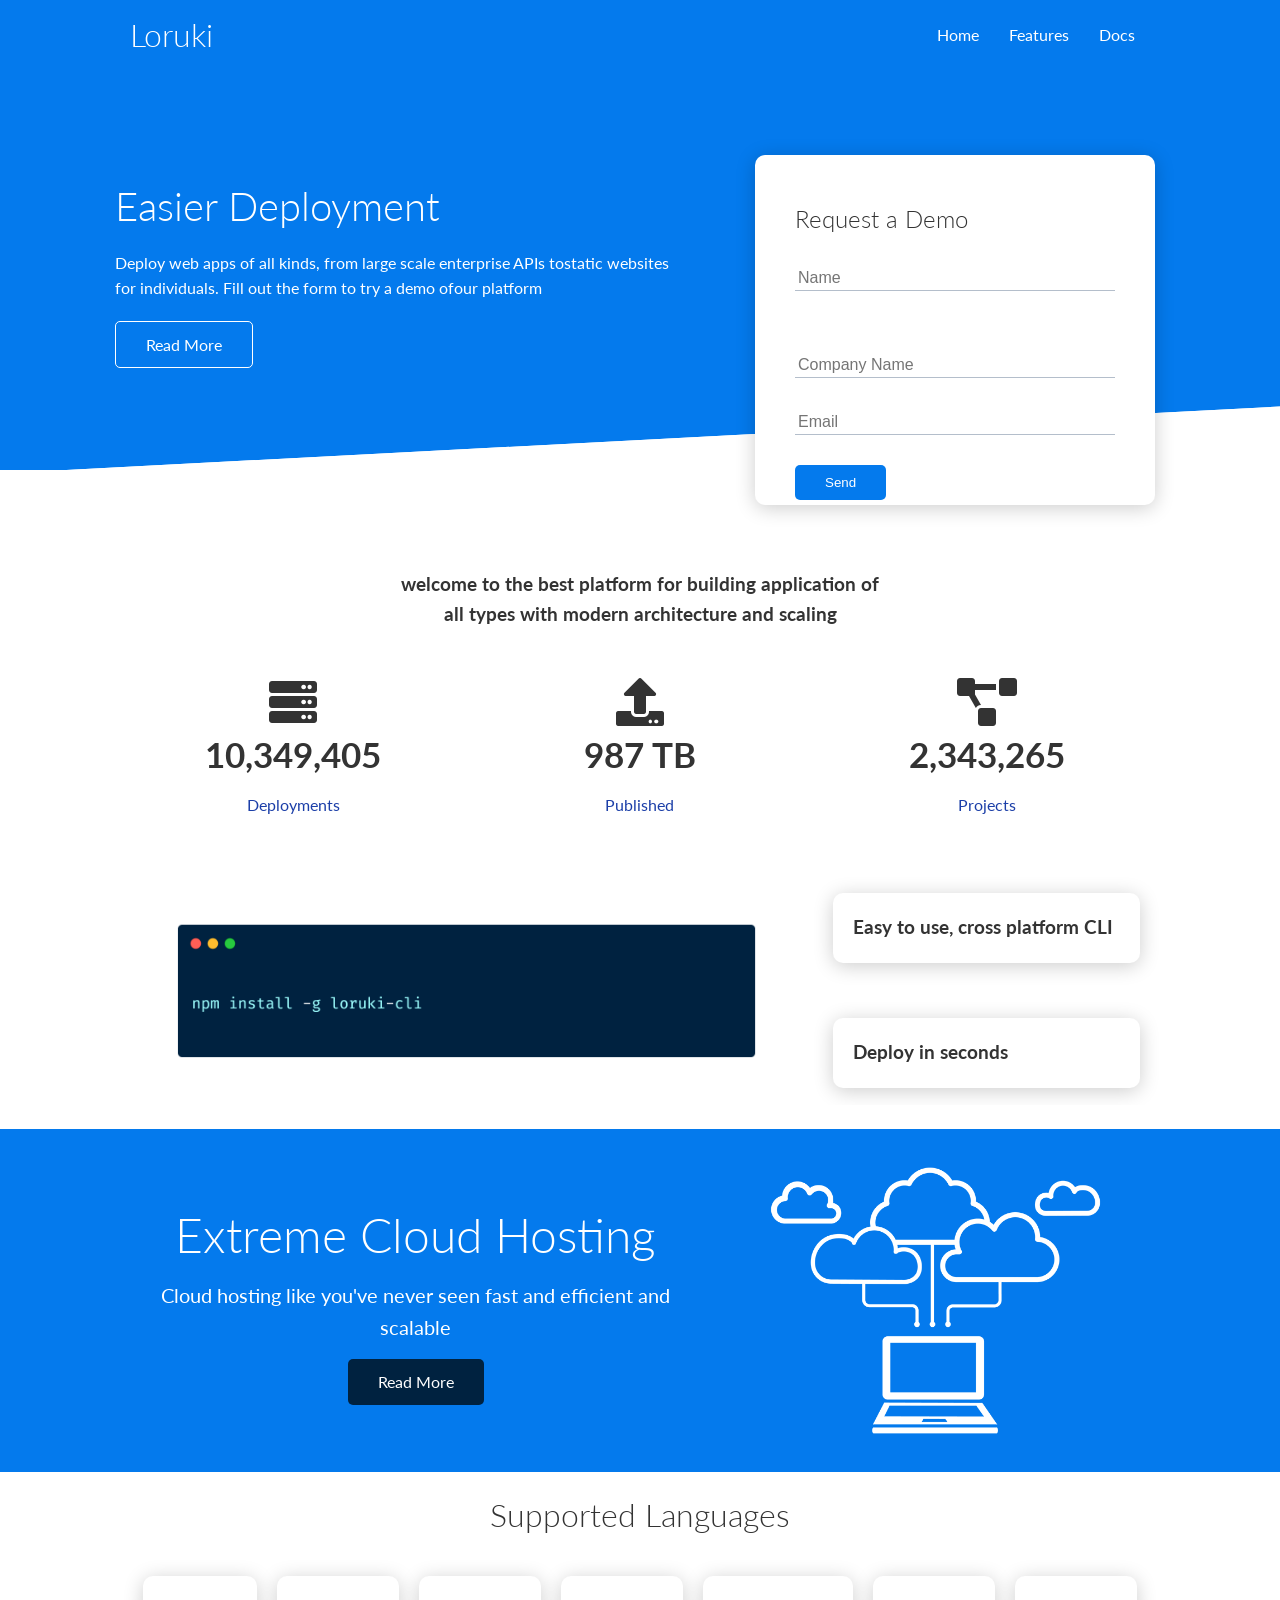
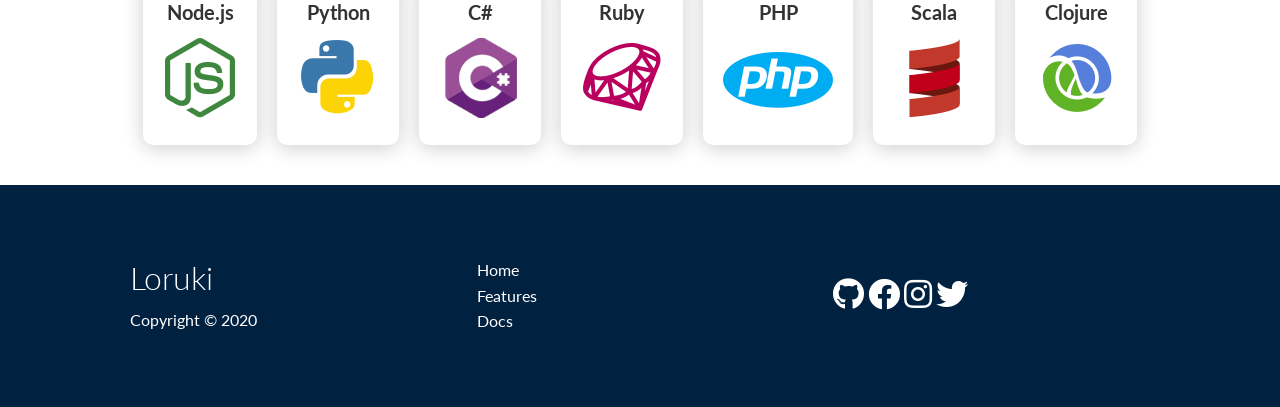
<file: index.html>
<!DOCTYPE html>
<html lang="en">
  <head>
    <meta charset="UTF-8" />
    <meta http-equiv="X-UA-Compatible" content="IE=edge" />
    <meta name="viewport" content="width=device-width, initial-scale=1.0" />
    <link
      rel="stylesheet"
      href="https://cdnjs.cloudflare.com/ajax/libs/font-awesome/5.15.3/css/all.min.css"
      integrity="sha512-iBBXm8fW90+nuLcSKlbmrPcLa0OT92xO1BIsZ+ywDWZCvqsWgccV3gFoRBv0z+8dLJgyAHIhR35VZc2oM/gI1w=="
      crossorigin="anonymous"
    />
    <link rel="stylesheet" href="css/utilities.css" />
    <link rel="stylesheet" href="css/styles.css" />
    <title>Loruki | Cloud Hosting For Everyone</title>
  </head>
  <body>
    <!-- Navbar -->
    <div class="navbar">
      <div class="container flex">
        <h1 class="logo">Loruki</h1>
        <nav>
          <ul>
            <li><a href="index.html">Home</a></li>
            <li><a href="features.html">Features</a></li>
            <li><a href="docs.html">Docs</a></li>
          </ul>
        </nav>
      </div>
    </div>
    <!-- Showcase -->
    <section class="showcase">
      <div class="container grid">
        <div class="showcase-text">
          <h1>Easier Deployment</h1>
          <p>
            Deploy web apps of all kinds, from large scale enterprise APIs
            tostatic websites for individuals. Fill out the form to try a demo
            ofour platform
          </p>
          <a href="features.html" class="btn btn-outline"> Read More</a>
        </div>

        <div class="showcase-form card">
          <h2>Request a Demo</h2>
          <form
            name="contact"
            method="POST"
            netlify-honeypot="bot-field"
            data-netlify="true"
          >
            <input type="hidden" name="form-name" value="name_of_my_form" />
            <div class="form-control">
              <input type="text" name="name" placeholder="Name" required />
            </div>
            <p class="hidden">
              <label
                >Don’t fill this out if you’re human: <input name="bot-field"
              /></label>
            </p>
            <div class="form-control">
              <input
                type="text"
                name="comapny"
                placeholder="Company Name"
                required
              />
            </div>
            <div class="form-control">
              <input type="email" name="email" placeholder="Email" required />
            </div>
            <input type="submit" value="Send" class="btn btn-primary" />
          </form>
        </div>
      </div>
    </section>
    <!-- stats -->
    <section class="stats">
      <div class="container">
        <h3 class="stats-heading text-center my-1">
          welcome to the best platform for building application of all types
          with modern architecture and scaling
        </h3>
        <div class="grid grid-3 text-center my-4">
          <div>
            <i class="fas fa-server fa-3x"></i>
            <h3>10,349,405</h3>
            <p class="text-secondary">Deployments</p>
          </div>
          <div>
            <i class="fas fa-upload fa-3x"></i>
            <h3>987 TB</h3>
            <p class="text-secondary">Published</p>
          </div>
          <div>
            <i class="fas fa-project-diagram fa-3x"></i>
            <h3>2,343,265</h3>
            <p class="text-secondary">Projects</p>
          </div>
        </div>
      </div>
    </section>

    <!-- cli -->
    <section class="cli">
      <div class="container grid">
        <img src="images/cli.png" alt="" />
        <div class="card">
          <h3>Easy to use, cross platform CLI</h3>
        </div>
        <div class="card">
          <h3>Deploy in seconds</h3>
        </div>
      </div>
    </section>
    <!-- cloud -->
    <section class="cloud bg-primary my-2 py-2">
      <div class="container grid">
        <div class="text-center">
          <h2 class="lg">Extreme Cloud Hosting</h2>
          <p class="lead my-1">
            Cloud hosting like you've never seen fast and efficient and scalable
          </p>
          <a href="features.html" class="btn btn-dark">Read More</a>
        </div>
        <img src="images/cloud.png" alt="" />
      </div>
    </section>
    <!-- languages -->
    <section class="languages">
      <h2 class="md text-center my-2">Supported Languages</h2>
      <div class="container flex">
        <div class="card">
          <h4>Node.js</h4>
          <img src="images/logos/node.png" alt="" />
        </div>
        <div class="card">
          <h4>Python</h4>
          <img src="images/logos/python.png" alt="" />
        </div>
        <div class="card">
          <h4>C#</h4>
          <img src="images/logos/csharp.png" alt="" />
        </div>
        <div class="card">
          <h4>Ruby</h4>
          <img src="images/logos/ruby.png" alt="" />
        </div>
        <div class="card">
          <h4>PHP</h4>
          <img src="images/logos/php.png" alt="" />
        </div>
        <div class="card">
          <h4>Scala</h4>
          <img src="images/logos/scala.png" alt="" />
        </div>
        <div class="card">
          <h4>Clojure</h4>
          <img src="images/logos/clojure.png" alt="" />
        </div>
      </div>
    </section>
    <!-- footer -->
    <footer class="footer bg-dark py-5">
      <div class="container grid grid-3">
        <div>
          <h1>Loruki</h1>
          <p>Copyright &copy; 2020</p>
        </div>
        <nav>
          <ul>
            <li><a href="index.html">Home</a></li>
            <li><a href="features.html">Features</a></li>
            <li><a href="docs.html">Docs</a></li>
          </ul>
        </nav>
        <div class="social">
          <a href="#" class="fab fa-github fa-2x" id=""></a>
          <a href="#" class="fab fa-facebook fa-2x" id=""></a>
          <a href="#" class="fab fa-instagram fa-2x" id=""></a>
          <a href="#" class="fab fa-twitter fa-2x" id=""></a>
        </div>
      </div>
    </footer>
  </body>
</html>
</file>
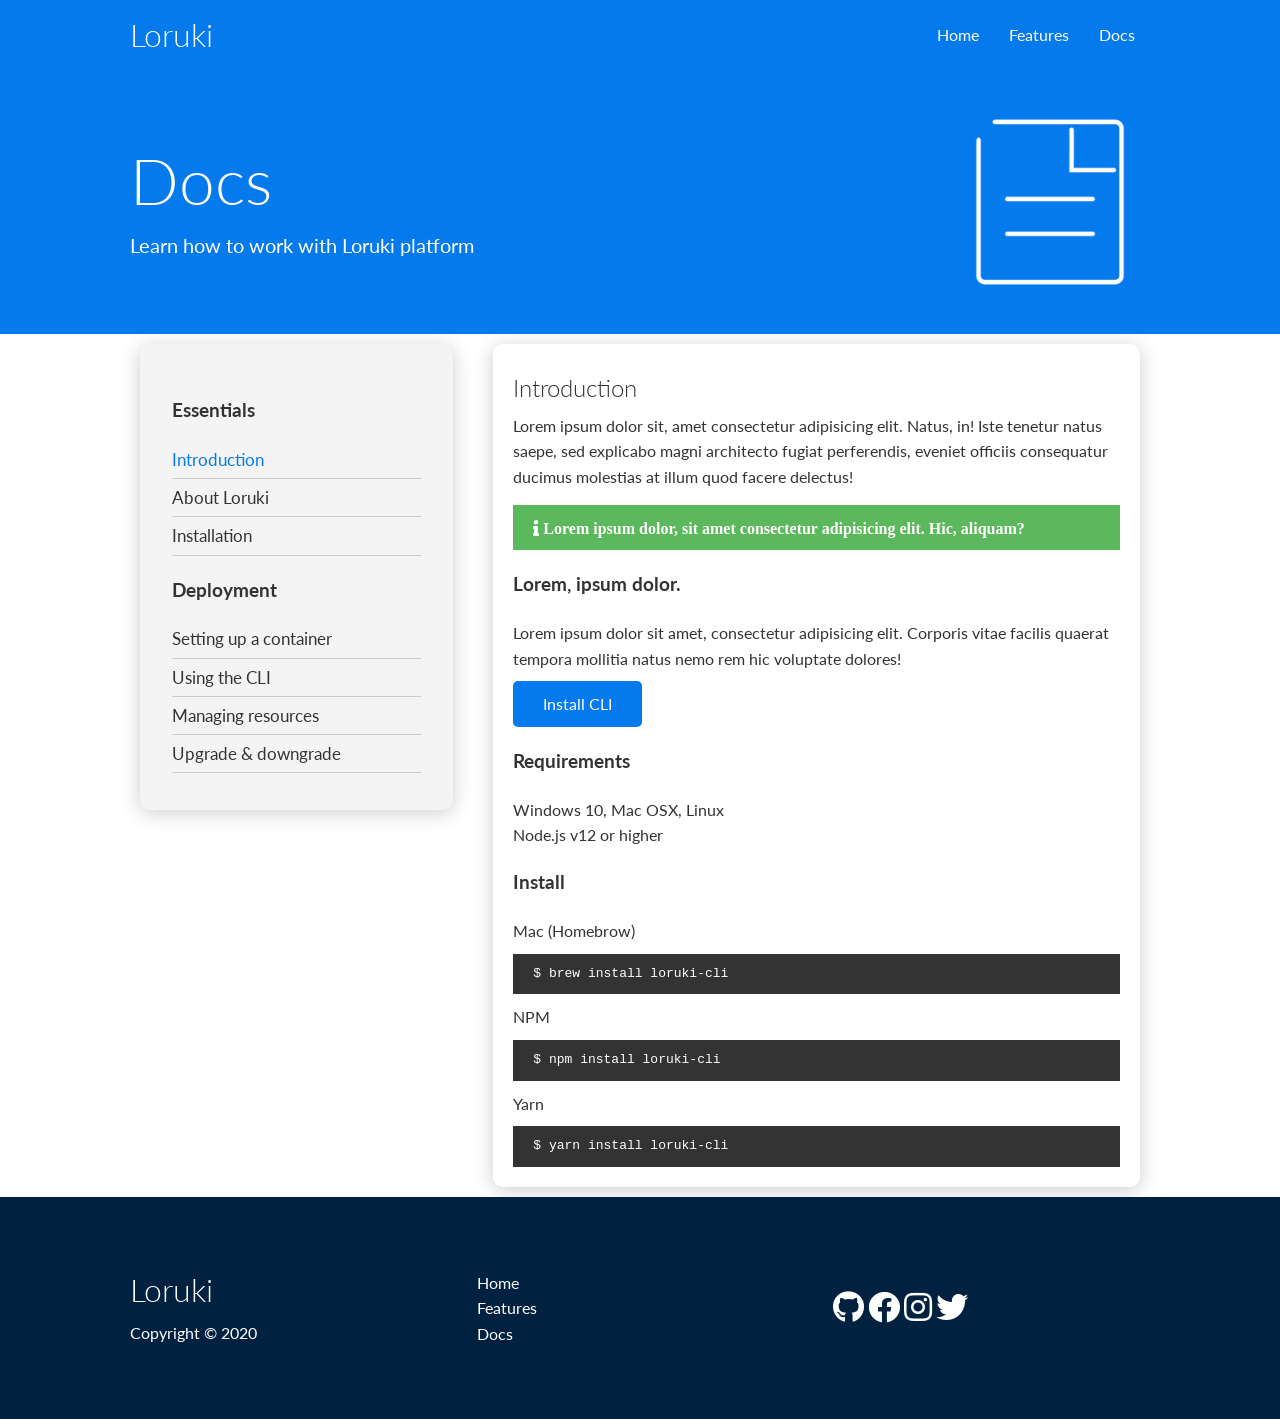
<file: docs.html>
<!DOCTYPE html>
<html lang="en">
  <head>
    <meta charset="UTF-8" />
    <meta http-equiv="X-UA-Compatible" content="IE=edge" />
    <meta name="viewport" content="width=device-width, initial-scale=1.0" />
    <link
      rel="stylesheet"
      href="https://cdnjs.cloudflare.com/ajax/libs/font-awesome/5.15.3/css/all.min.css"
      integrity="sha512-iBBXm8fW90+nuLcSKlbmrPcLa0OT92xO1BIsZ+ywDWZCvqsWgccV3gFoRBv0z+8dLJgyAHIhR35VZc2oM/gI1w=="
      crossorigin="anonymous"
    />
    <link rel="stylesheet" href="css/utilities.css" />
    <link rel="stylesheet" href="css/styles.css" />
    <title>Loruki | Cloud Hosting For Everyone</title>
  </head>
  <body>
    <!-- Navbar -->
    <div class="navbar">
      <div class="container flex">
        <h1 class="logo">Loruki</h1>
        <nav>
          <ul>
            <li><a href="index.html">Home</a></li>
            <li><a href="features.html">Features</a></li>
            <li><a href="docs.html">Docs</a></li>
          </ul>
        </nav>
      </div>
    </div>

    <!-- head -->
    <section class="docs-head bg-primary py-3">
      <div class="container grid">
        <div>
          <h1 class="xl">Docs</h1>
          <p class="lead">Learn how to work with Loruki platform</p>
        </div>
        <img src="images/docs.png" alt="" />
      </div>
    </section>
    <!-- docs main -->

    <section class="docs-main">
      <div class="container grid">
        <div class="card bg-light p-3">
          <h3 class="my-3">Essentials</h3>
          <nav>
            <ul>
              <li><a class="text-primary" href="#">Introduction</a></li>

              <li><a href="#">About Loruki</a></li>

              <li><a href="#">Installation</a></li>
            </ul>
          </nav>

          <h3 class="my-3">Deployment</h3>
          <nav>
            <ul>
              <li><a href="#">Setting up a container</a></li>

              <li><a href="#">Using the CLI</a></li>

              <li><a href="#">Managing resources</a></li>
              <li><a href="#">Upgrade & downgrade</a></li>
            </ul>
          </nav>
        </div>
        <div class="card">
          <h2>Introduction</h2>
          <p>
            Lorem ipsum dolor sit, amet consectetur adipisicing elit. Natus, in!
            Iste tenetur natus saepe, sed explicabo magni architecto fugiat
            perferendis, eveniet officiis consequatur ducimus molestias at illum
            quod facere delectus!
          </p>
          <div class="alert alert-success">
            <i class="fas fa-info">
              Lorem ipsum dolor, sit amet consectetur adipisicing elit. Hic,
              aliquam?
            </i>
          </div>
          <h3>Lorem, ipsum dolor.</h3>
          <p>
            Lorem ipsum dolor sit amet, consectetur adipisicing elit. Corporis
            vitae facilis quaerat tempora mollitia natus nemo rem hic voluptate
            dolores!
          </p>
          <a href="" class="btn btn-primary">Install CLI</a>

          <h3>Requirements</h3>
          <ul>
            <li>Windows 10, Mac OSX, Linux</li>
            <li>Node.js v12 or higher</li>
          </ul>

          <h3>Install</h3>
          <p>Mac (Homebrow)</p>
          <pre><code>$ brew install loruki-cli</code></pre>
          <p>NPM</p>
          <pre><code>$ npm install loruki-cli</code></pre>
          <p>Yarn</p>
          <pre><code>$ yarn install loruki-cli</code></pre>
        </div>
      </div>
    </section>

    <!-- footer -->
    <footer class="footer bg-dark py-5">
      <div class="container grid grid-3">
        <div>
          <h1>Loruki</h1>
          <p>Copyright &copy; 2020</p>
        </div>
        <nav>
          <ul>
            <li><a href="index.html">Home</a></li>
            <li><a href="features.html">Features</a></li>
            <li><a href="docs.html">Docs</a></li>
          </ul>
        </nav>
        <div class="social">
          <a href="#" class="fab fa-github fa-2x" id=""></a>
          <a href="#" class="fab fa-facebook fa-2x" id=""></a>
          <a href="#" class="fab fa-instagram fa-2x" id=""></a>
          <a href="#" class="fab fa-twitter fa-2x" id=""></a>
        </div>
      </div>
    </footer>
  </body>
</html>
</file>
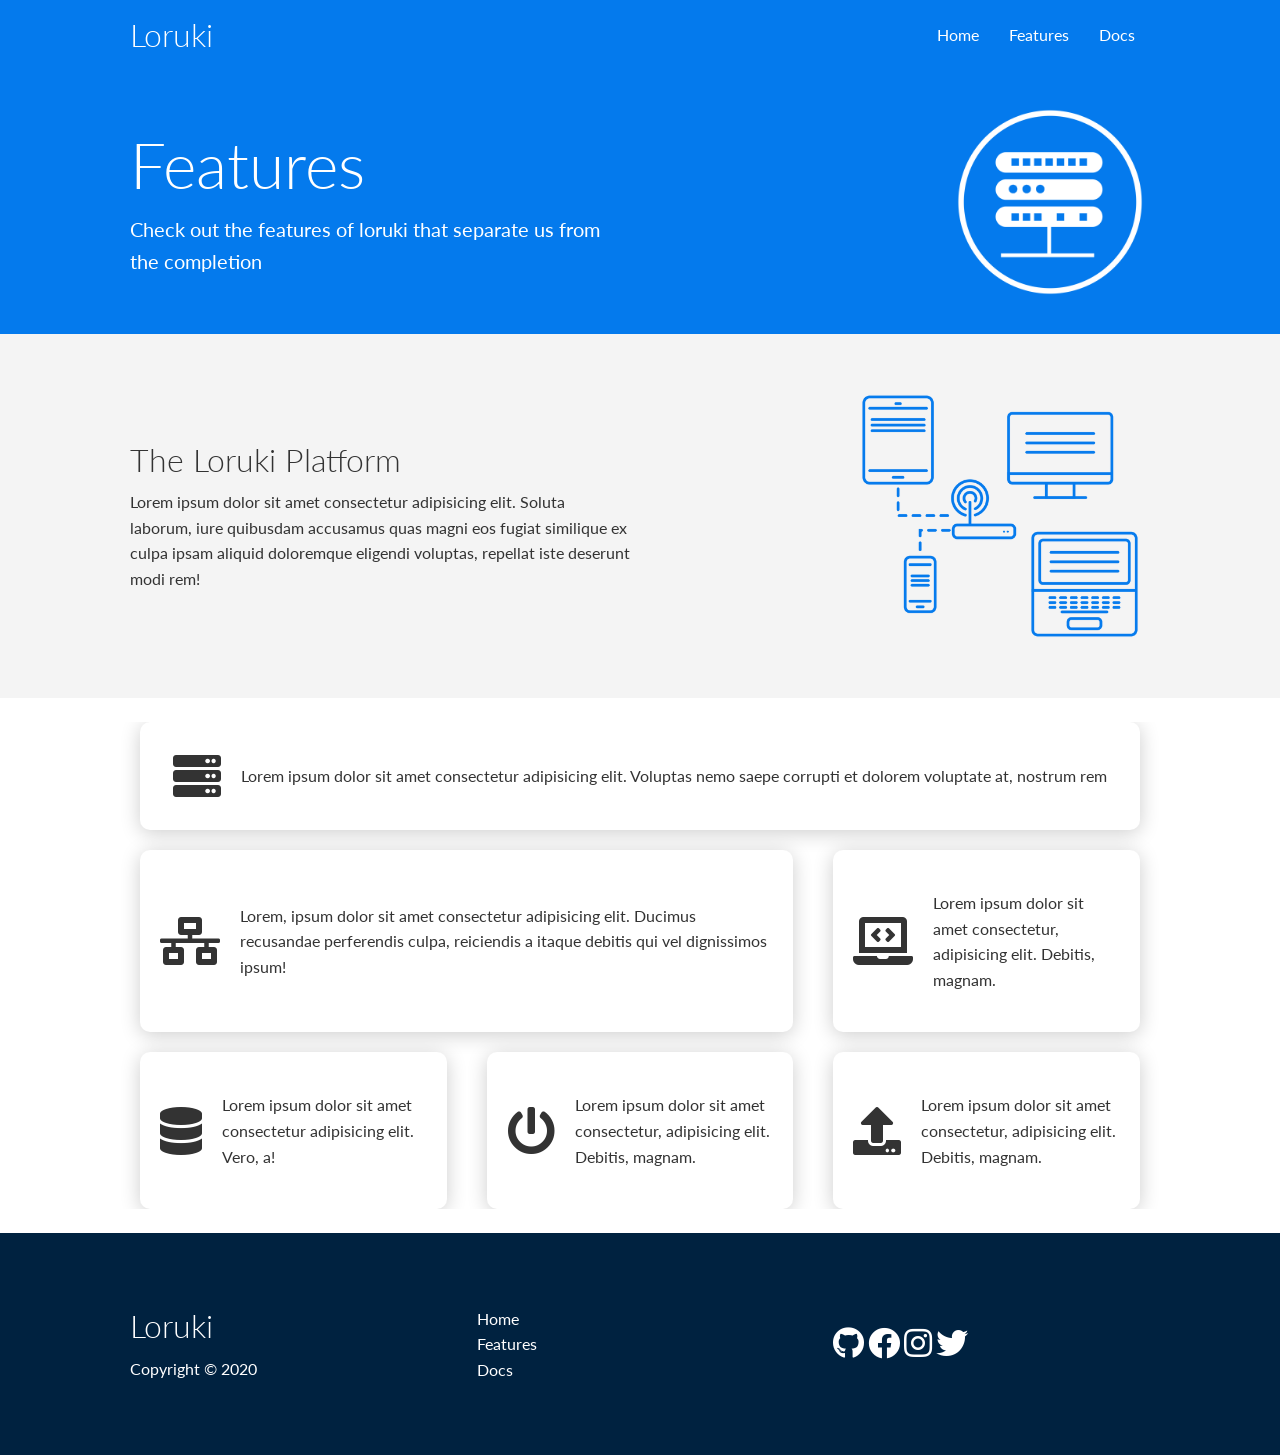
<file: features.html>
<!DOCTYPE html>
<html lang="en">
  <head>
    <meta charset="UTF-8" />
    <meta http-equiv="X-UA-Compatible" content="IE=edge" />
    <meta name="viewport" content="width=device-width, initial-scale=1.0" />
    <link
      rel="stylesheet"
      href="https://cdnjs.cloudflare.com/ajax/libs/font-awesome/5.15.3/css/all.min.css"
      integrity="sha512-iBBXm8fW90+nuLcSKlbmrPcLa0OT92xO1BIsZ+ywDWZCvqsWgccV3gFoRBv0z+8dLJgyAHIhR35VZc2oM/gI1w=="
      crossorigin="anonymous"
    />
    <link rel="stylesheet" href="css/utilities.css" />
    <link rel="stylesheet" href="css/styles.css" />
    <title>Loruki | Cloud Hosting For Everyone</title>
  </head>
  <body>
    <!-- Navbar -->
    <div class="navbar">
      <div class="container flex">
        <h1 class="logo">Loruki</h1>
        <nav>
          <ul>
            <li><a href="index.html">Home</a></li>
            <li><a href="features.html">Features</a></li>
            <li><a href="docs.html">Docs</a></li>
          </ul>
        </nav>
      </div>
    </div>

    <!-- head -->
    <section class="features-head bg-primary py-3">
      <div class="container grid">
        <div>
          <h1 class="xl">Features</h1>
          <p class="lead">
            Check out the features of loruki that separate us from the
            completion
          </p>
        </div>
        <img src="images/server.png" alt="" />
      </div>
    </section>

    <!-- sub head -->
    <section class="features-sub-head bg-light py-3">
      <div class="container grid">
        <div>
          <h1 class="md">The Loruki Platform</h1>
          <p>
            Lorem ipsum dolor sit amet consectetur adipisicing elit. Soluta
            laborum, iure quibusdam accusamus quas magni eos fugiat similique ex
            culpa ipsam aliquid doloremque eligendi voluptas, repellat iste
            deserunt modi rem!
          </p>
        </div>
        <img src="images/server2.png" alt="" />
      </div>
    </section>

    <section class="features-main my-2">
      <div class="container grid grid-3">
        <div class="card flex">
          <i class="fas fa-server fa-3x"></i>
          <p>
            Lorem ipsum dolor sit amet consectetur adipisicing elit. Voluptas
            nemo saepe corrupti et dolorem voluptate at, nostrum rem
          </p>
        </div>
        <div class="card flex">
          <i class="fas fa-network-wired fa-3x"></i>
          <p>
            Lorem, ipsum dolor sit amet consectetur adipisicing elit. Ducimus
            recusandae perferendis culpa, reiciendis a itaque debitis qui vel
            dignissimos ipsum!
          </p>
        </div>
        <div class="card flex">
          <i class="fas fa-laptop-code fa-3x"></i>
          <p>
            Lorem ipsum dolor sit amet consectetur, adipisicing elit. Debitis,
            magnam.
          </p>
        </div>
        <div class="card flex">
          <i class="fas fa-database fa-3x"></i>
          <p>
            Lorem ipsum dolor sit amet consectetur adipisicing elit. Vero, a!
          </p>
        </div>
        <div class="card flex">
          <i class="fas fa-power-off fa-3x"></i>
          <p>
            Lorem ipsum dolor sit amet consectetur, adipisicing elit. Debitis,
            magnam.
          </p>
        </div>
        <div class="card flex">
          <i class="fas fa-upload fa-3x"></i>
          <p>
            Lorem ipsum dolor sit amet consectetur, adipisicing elit. Debitis,
            magnam.
          </p>
        </div>
      </div>
    </section>

    <!-- footer -->
    <footer class="footer bg-dark py-5">
      <div class="container grid grid-3">
        <div>
          <h1>Loruki</h1>
          <p>Copyright &copy; 2020</p>
        </div>
        <nav>
          <ul>
            <li><a href="index.html">Home</a></li>
            <li><a href="features.html">Features</a></li>
            <li><a href="docs.html">Docs</a></li>
          </ul>
        </nav>
        <div class="social">
          <a href="#" class="fab fa-github fa-2x" id=""></a>
          <a href="#" class="fab fa-facebook fa-2x" id=""></a>
          <a href="#" class="fab fa-instagram fa-2x" id=""></a>
          <a href="#" class="fab fa-twitter fa-2x" id=""></a>
        </div>
      </div>
    </footer>
  </body>
</html>
</file>
<file: css/utilities.css>
.card {
  background-color: white;
  color: #333;
  border-radius: 10px;
  box-shadow: 0 3px 20px rgba(0, 0, 0, 0.2);
  padding: 20px;
  margin: 10px;
}

.btn {
  display: inline-block;
  padding: 10px 30px;
  cursor: pointer;
  background: var(--primary-color);
  color: white;
  border: none;
  border-radius: 5px;
}

.btn-outline {
  background-color: transparent;
  border: 1px white solid;
}

.btn:hover {
  transform: scale(0.98);
}
/* backgrounds and colored buttons */

.bg-primary,
.btn-primary {
  background-color: var(--primary-color);
  color: white;
}

.bg-secondary,
.btn-secondary {
  background-color: var(--secondary-color);
  color: white;
}

.bg-dark,
.btn-dark {
  background-color: var(--dark-color);
  color: white;
}

.bg-light,
.btn-light {
  background-color: var(--light-color);
  color: #333;
}

.bg-primary a,
.btn-primary a,
.bg-secondary a,
.btn-secondary a,
.bg-dark a,
.btn-dark a {
  color: #fff;
}

/* text colors */
.text-primary {
  color: var(--primary-color);
}

.text-secondary {
  color: var(--secondary-color);
}

.text-dark {
  color: var(--dark-color);
}

.text-light {
  color: var(--light-color);
}

/* text sizes */
.lead {
  font-size: 20px;
}
.sm {
  font-size: 1rem;
}

.md {
  font-size: 2rem;
}

.lg {
  font-size: 3rem;
}

.xl {
  font-size: 4rem;
}

.text-center {
  text-align: center;
}

/* alert */
.alert {
  background-color: var(--light-color);
  padding: 10px 20px;
  font-weight: bold;
  margin: 15px 0;
}

.alert i {
  margin-right: 10px;
}

.alert-success {
  background-color: var(--success-color);
  color: #fff;
}

.alert-error {
  background-color: var(--error-color);
  color: #fff;
}

.container {
  max-width: 1100px;
  margin: 0 auto;
  overflow: auto;
  padding: 0 40px;
}

.flex {
  display: flex;
  justify-content: center;
  align-items: center;
  height: 100%;
}

.grid {
  display: grid;
  grid-template-columns: repeat(2, 1fr);
  gap: 20px;
  height: 100%;
  justify-content: center;
  align-items: center;
}

.grid-3 {
  grid-template-columns: repeat(3, 1fr);
}

li:hower {
  background-color: azure;
  transition: ease;
}

/* margin */

.my-1 {
  margin: 1rem 0;
}
.my-2 {
  margin: 1.5rem 0;
}
.my-3 {
  margin: 2rem 0;
}
.my-4 {
  margin: 3rem 0;
}
.my-5 {
  margin: 4rem 0;
}

.m-1 {
  margin: 1rem;
}
.m-2 {
  margin: 1.5rem;
}
.m-3 {
  margin: 2rem;
}
.m-4 {
  margin: 3rem;
}
.m-5 {
  margin: 4rem;
}

/* padding */

.py-1 {
  padding: 1rem 0;
}
.py-2 {
  padding: 1.5rem 0;
}
.py-3 {
  padding: 2rem 0;
}
.py-4 {
  padding: 3rem 0;
}
.py-5 {
  padding: 4rem 0;
}

.p-1 {
  padding: 1rem;
}
.p-2 {
  padding: 1.5rem;
}
.p-3 {
  padding: 2rem;
}
.p-4 {
  padding: 3rem;
}
.p-5 {
  padding: 4rem;
}
</file>
<file: css/styles.css>
@import url("https://fonts.googleapis.com/css2?family=Lato:wght@300&display=swap");

:root {
  --primary-color: #047aed;
  --secondary-color: #1c3fa8;
  --dark-color: #002240;
  --light-color: #f4f4f4;
  --success-color: #5cb85c;
  --error-color: #d9534f;
}

* {
  box-sizing: border-box;
  padding: 0;
  margin: 0%;
}

body {
  font-family: "Lato", sans-serif;
  color: #333;
  line-height: 1.6;
}

ul {
  list-style-type: none;
}
a {
  text-decoration: none;
  color: #333;
}

h1,
h2 {
  font-weight: 300;
  line-height: 1.2;
  margin: 10px 0;
}

p {
  margin: 10px 0;
}

img {
  width: 100%;
}

code,
pre {
  background: #333;
  color: #fff;
  padding: 10px;
}

.hidden {
  visibility: hidden;
  height: 0;
}

/* navbar */

.navbar {
  background-color: var(--primary-color);
  color: #fff;
  height: 70px;
}

.navbar ul {
  display: flex;
}

.navbar a {
  color: #fff;
  padding: 10px;
  margin: 0 5px;
}

.navbar a:hover {
  border-bottom: 2px white solid;
}

.navbar .flex {
  justify-content: space-between;
}

/* showcase*/
.showcase {
  height: 400px;
  background-color: var(--primary-color);
  color: white;
  position: relative;
}

.showcase h1 {
  font-size: 40px;
}

.showcase p {
  margin: 20px 0;
}

.showcase .grid {
  overflow: visible;
  grid-template-columns: 55% 45%;
  gap: 30px;
}

.showcase-text {
  animation: slideInFromLeft 1s ease-in;
}

.showcase-form {
  position: relative;
  top: 60px;
  height: 350px;
  width: 400px;
  padding: 40px;
  z-index: 100;
  justify-self: flex-end;
  animation: slideInFromRight 1s ease-in;
}

.showcase-form .form-control {
  margin: 30px 0;
}

.showcase-form input[type="text"],
.showcase-form input[type="email"] {
  border: 0;
  border-bottom: 1px solid #b4becb;
  width: 100%;
  padding: 3px;
  font-size: 16px;
}

.showcase-form input:focus {
  outline: none;
}

.showcase::before,
.showcase::after {
  content: "";
  position: absolute;
  height: 100px;
  bottom: -70px;
  right: 0;
  left: 0;
  background: rgb(255, 255, 255);
  transform: skewY(-3deg);
  -webkit-transform: skewY(-3deg);
  -moz-transform: skewY(-3deg);
  -ms-transform: skewY(-3deg);
}
/* stats */

.stats {
  padding-top: 100px;
  animation: slideInFromBottom 1s ease-in;
}

.stats-heading {
  max-width: 500px;
  margin: auto;
}

.stats .grid h3 {
  font-size: 35px;
}

.stats .grid .p {
  font-size: 25;
  font-weight: bold;
}

/* cli */
.cli .grid {
  grid-template-columns: repeat(3, 1fr);
  grid-template-rows: repeat(2, 1fr);
}

.cli .grid > *:first-child {
  grid-column: 1 / span 2;
  grid-row: 1 / span 2;
}

/* cloud */
.cloud .grid {
  grid-template-columns: 4fr 3fr;
}

/* languages */
.languages .flex {
  flex-wrap: wrap;
}

.languages .card {
  text-align: center;
  margin: 18px 10px 40px;
  transition: transform 0.2s ease-in;
}

.languages .card h4 {
  font-size: 20px;
  margin-bottom: 10px;
}

.languages .card:hover {
  transform: translateY(-15);
}

/* features */
.features-head img,
.docs-head img {
  width: 200px;
  justify-self: flex-end;
}

.features-sub-head img {
  width: 300px;
  justify-self: flex-end;
}

.features-main .card > i {
  margin-right: 20px;
}

.features.main .grid {
  padding: 30px;
}

.features-main .grid > *:first-child {
  grid-column: 1 / span 3;
}

.features-main .grid > *:nth-child(2) {
  grid-column: 1 / span 2;
}

/* docs */

.docs-main h3 {
  margin: 20px 0;
}

.docs-main .grid {
  grid-template-columns: 1fr 2fr;
  align-items: flex-start;
}

.docs-main nav li {
  font-size: 17px;
  padding-bottom: 5px;
  margin-bottom: 5px;
  border-bottom: 1px #ccc solid;
}

.docs-main a:hover {
  font-weight: bold;
}

/* footer */
.footer .social {
  margin: 0 10px;
}

/* animations */

@keyframes slideInFromLeft {
  0% {
    transform: translateX(-100%);
  }
  100% {
    transform: translateX(0);
  }
}

@keyframes slideInFromRight {
  0% {
    transform: translateX(100%);
  }
  100% {
    transform: translateX(0);
  }
}

@keyframes slideInFromTop {
  0% {
    transform: translateY(-100%);
  }
  100% {
    transform: translateX(0);
  }
}

@keyframes slideInFromBottom {
  0% {
    transform: translateY(100%);
  }
  100% {
    transform: translateX(0);
  }
}

/* tables and under */
@media (max-width: 768px) {
  .grid,
  .showcase .grid,
  .stats .grid,
  .cli .grid,
  .cloud .grid .features-main.grid,
  .docs-main .grid {
    grid-template-columns: 1fr;
    grid-template-rows: 1fr;
  }
  .showcase {
    height: auto;
  }

  .showcase-text {
    text-align: center;
    margin-top: 40px;
    animation: slideInFromTop 1s ease-in;
  }

  .showcase-form {
    justify-self: center;
    margin: auto;
    animation: slideInFromBottom 1s ease-in;
  }

  .cli .grid > *:first-child {
    grid-column: 1;
    grid-row: 1;
  }

  .features-head,
  .features-sub-head,
  .docs-head {
    text-align: center;
  }

  .features-head img,
  .features-sub-head img,
  .docs-head img {
    justify-self: center;
  }

  .features-main .grid > *:first-child,
  .features-main .grid > *:nth-child(2) {
    grid-column: 1;
  }
}

/* mobile */
@media (max-width: 500px) {
  .navbar {
    height: 110px;
  }

  .navbar .flex {
    flex-direction: column;
  }

  .navbar .ul {
    padding: 10px;
    background-color: rgba(0, 0, 0, 0.1);
  }

  .showcase-form {
    width: 300px;
  }
}
</file>
